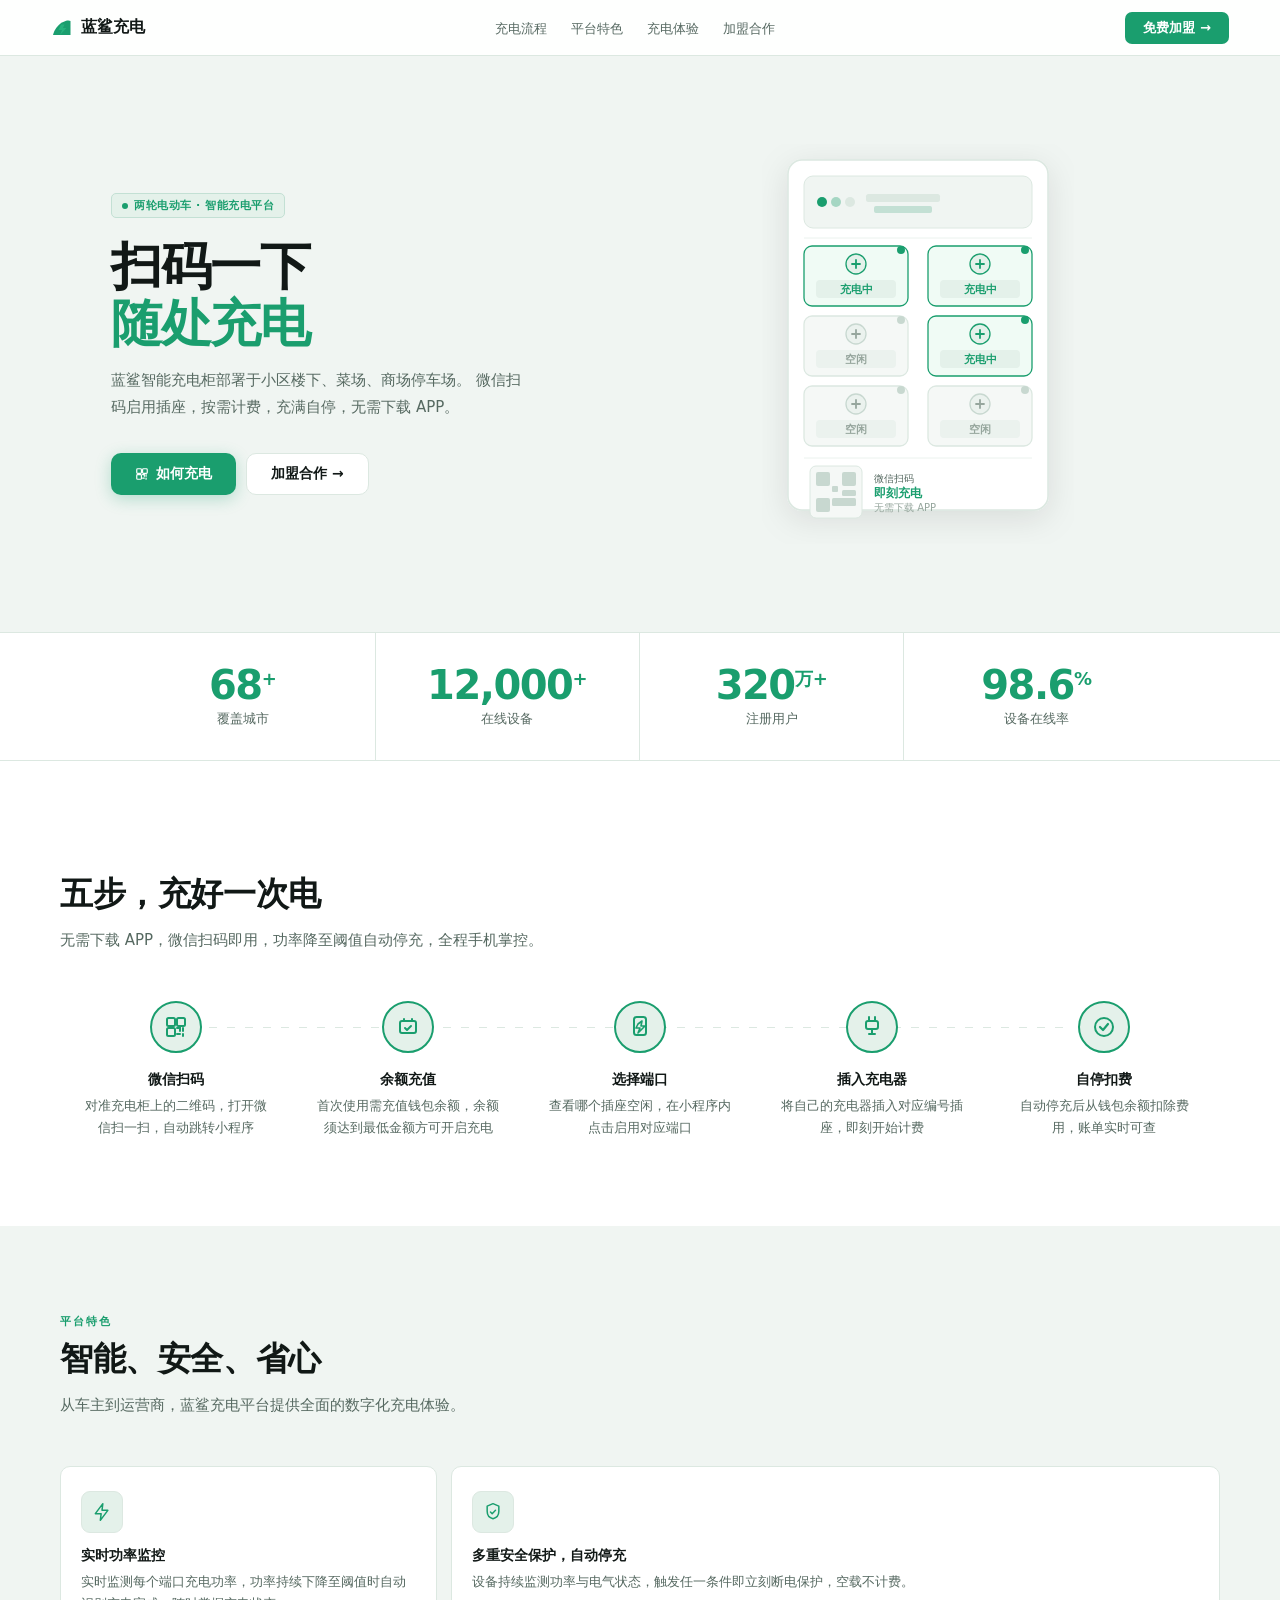
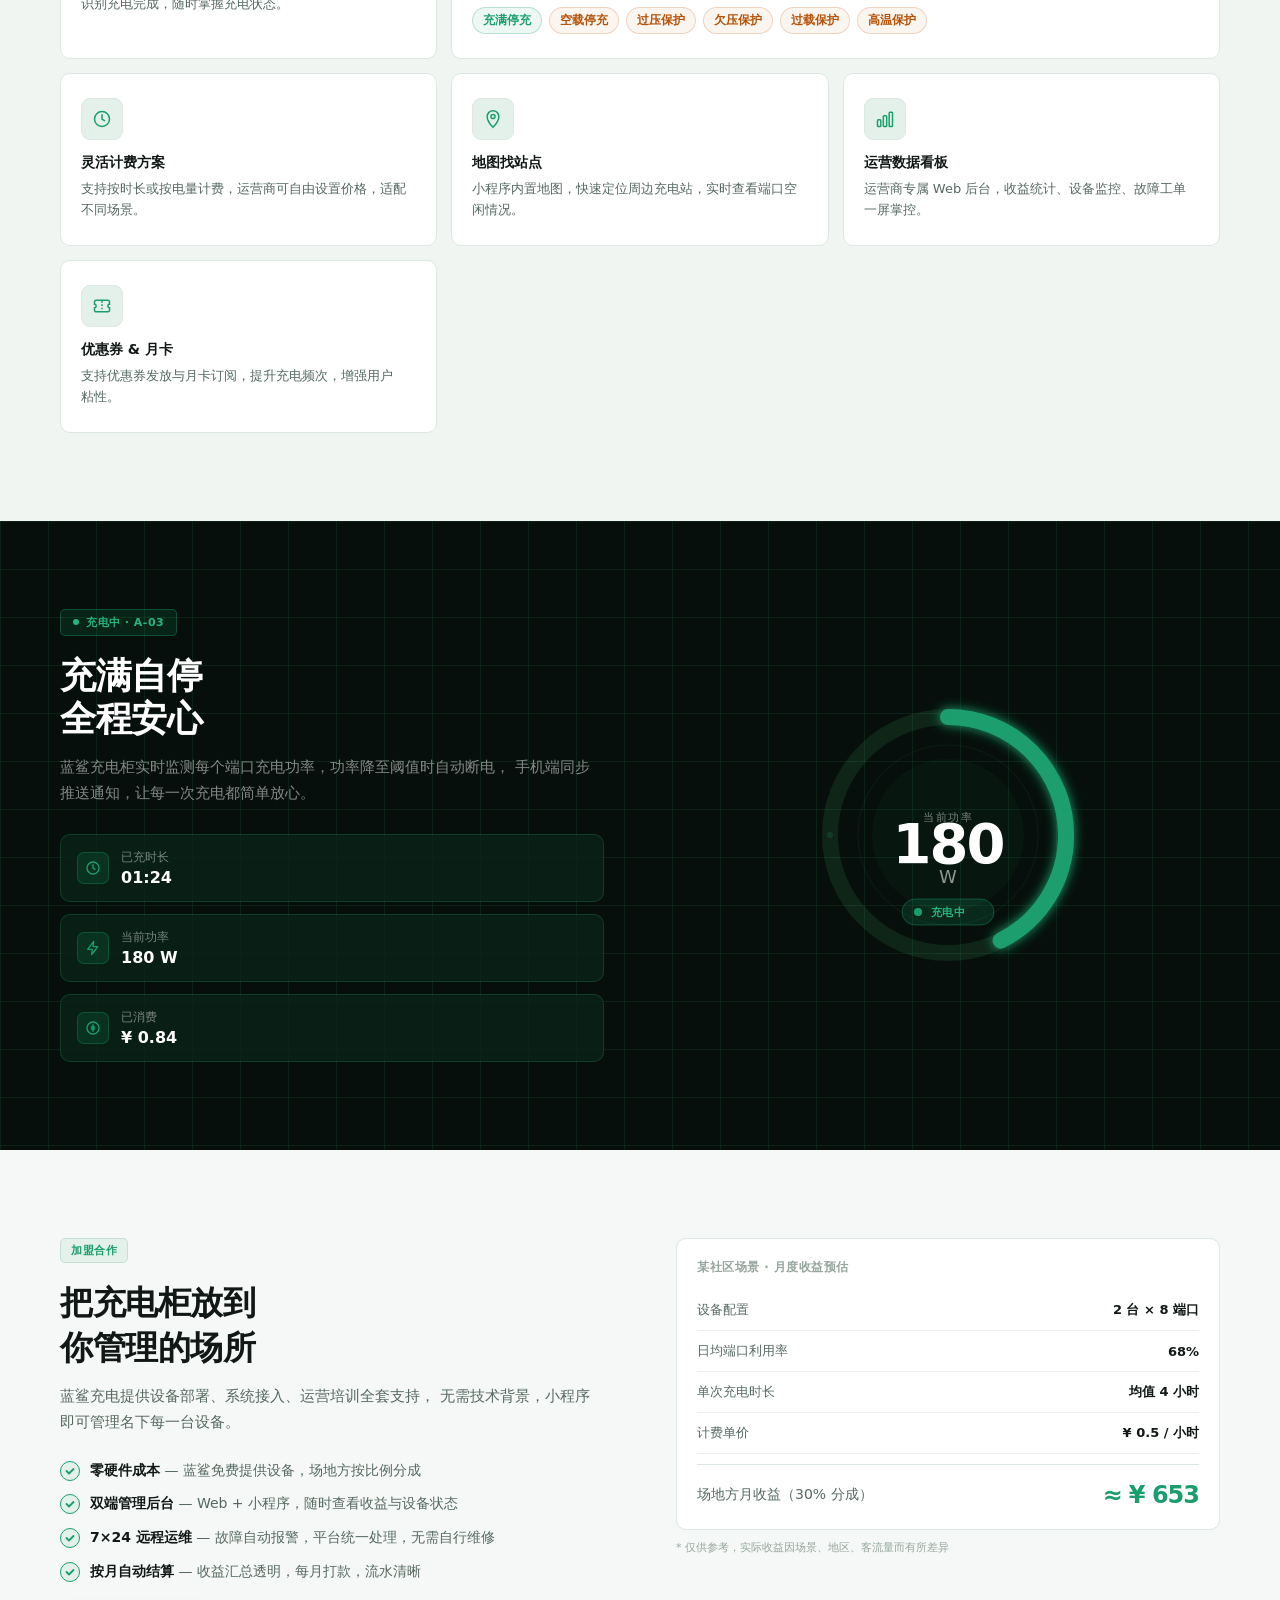
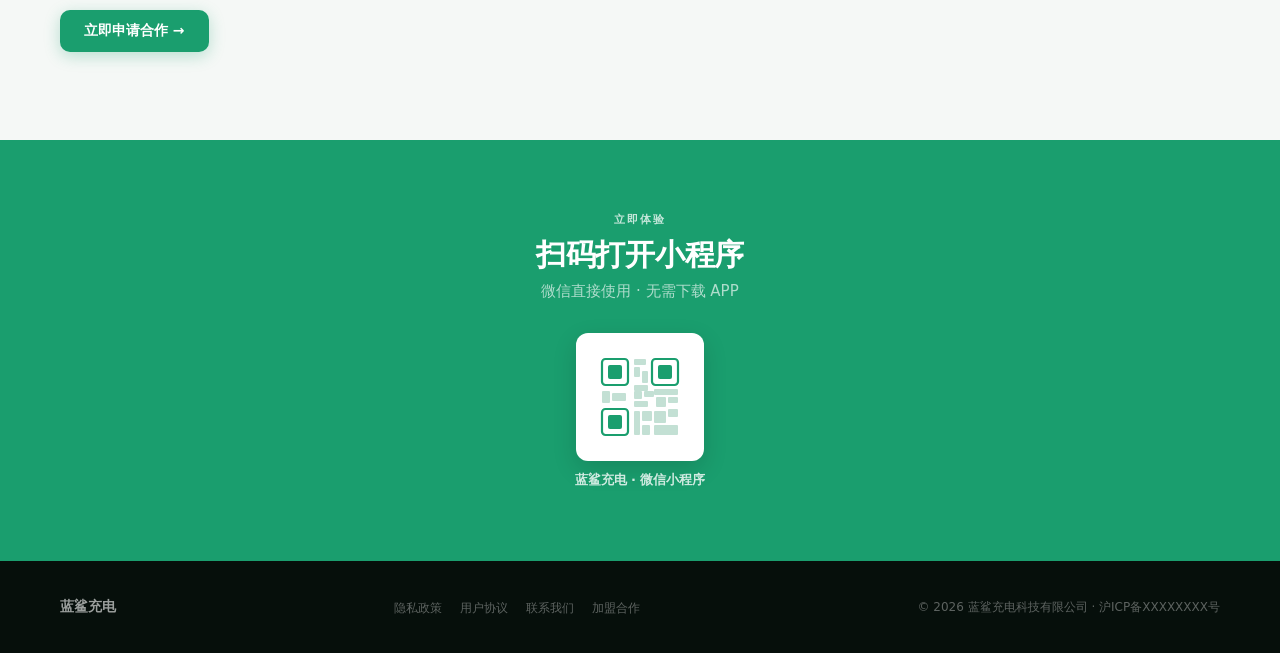
<file: landing.html>
<!doctype html>
<html lang="zh-CN">
<head>
<meta charset="utf-8"/>
<meta name="viewport" content="width=device-width, initial-scale=1"/>
<title>蓝鲨充电 — 城市两轮智能充电平台</title>
<link rel="preconnect" href="https://fonts.googleapis.cn"/>
<link rel="preconnect" href="https://fonts.gstatic.cn" crossorigin="anonymous"/>
<link href="https://fonts.googleapis.cn/css2?family=Noto+Sans+SC:wght@400;500;700;900&display=swap" rel="stylesheet"/>
<link rel="stylesheet" href="shared/theme.css"/>
<style>
/* ── reset ── */
*, *::before, *::after { box-sizing: border-box; margin: 0; padding: 0; }

/* ── 本地别名 → shared/theme.css tokens ── */
:root {
  --green:     var(--color-primary);
  --green2:    var(--color-primary-2);
  --greenDark: var(--color-primary-dark);
  --greenTint: var(--color-primary-tint);
  --greenTint2:var(--color-bg-0);
  --bg0:       var(--color-bg-0);
  --bg1:       var(--color-bg-1);
  --surface:   var(--color-surface);
  --line:      var(--color-line);
  --lineSoft:  var(--color-line-soft);
  --text:      var(--color-text);
  --muted:     var(--color-text-muted);
  --dim:       var(--color-text-dim);
  --dark:      var(--color-immerse-bg);
  --darkSurf:  var(--color-immerse-surface);
  --darkLine:  var(--color-immerse-line);
  --warning:   var(--color-warning);
  --danger:    var(--color-danger);
  --radius:    var(--radius-md);
}

html { scroll-behavior: smooth; }

body {
  font-family: "Noto Sans SC", "PingFang SC", -apple-system, system-ui, sans-serif;
  background: var(--surface);
  color: var(--text);
  -webkit-font-smoothing: antialiased;
  text-rendering: optimizeLegibility;
  text-wrap: pretty;
}

/* ── NAV ── */
.nav {
  position: fixed; top: 0; left: 0; right: 0; z-index: 200;
  height: 56px; display: flex; align-items: center; gap: 24px;
  padding: 0 clamp(16px,4vw,56px);
  background: rgba(255,255,255,.92);
  backdrop-filter: blur(14px);
  border-bottom: 1px solid var(--line);
  transition: box-shadow .2s;
}
.nav.scrolled { box-shadow: 0 2px 12px rgba(17,24,22,.06); }

.nav-logo {
  display: flex; align-items: center; gap: 8px;
  font-size: 16px; font-weight: 900; color: var(--text); letter-spacing: -.2px;
  text-decoration: none; flex-shrink: 0;
}
.nav-logo svg { flex-shrink: 0; }

.nav-links {
  display: flex; align-items: center; gap: 24px;
  list-style: none; margin: 0 auto;
}
.nav-links a {
  font-size: 13px; color: var(--muted); text-decoration: none;
  font-weight: 500; transition: color .12s;
}
.nav-links a:hover { color: var(--text); }

.nav-btn {
  padding: 7px 18px; border-radius: 7px;
  background: var(--green); color: #fff;
  font-size: 13px; font-weight: 700; text-decoration: none;
  white-space: nowrap; flex-shrink: 0;
  transition: background .15s;
}
.nav-btn:hover { background: var(--green2); }

/* ── HERO ── */
.hero {
  padding-top: 56px;
  background: var(--bg0);
}
.hero-inner {
  max-width: 1160px; margin: 0 auto;
  padding: clamp(52px,7vw,88px) clamp(20px,4vw,56px);
  display: grid; grid-template-columns: 1fr 1fr;
  gap: 56px; align-items: center;
}

/* chip — same class as app */
.chip {
  display: inline-flex; align-items: center; gap: 6px;
  padding: 4px 10px; border-radius: 5px;
  font-size: 11px; font-weight: 600; letter-spacing: .5px;
  border: 1px solid #C3E0D4;
  background: var(--greenTint);
  color: var(--green);
  margin-bottom: 20px;
}
.chip-dot {
  width: 6px; height: 6px; border-radius: 50%;
  background: var(--green);
  animation: blink 2s ease-in-out infinite;
}
@keyframes blink { 0%,100%{opacity:1} 50%{opacity:.25} }

h1.hero-h1 {
  font-size: clamp(36px,4vw,56px); font-weight: 900;
  color: var(--text); line-height: 1.1; letter-spacing: -1.5px;
  margin-bottom: 16px;
}
h1.hero-h1 .hl { color: var(--green); }

.hero-lead {
  font-size: 15px; line-height: 1.8; color: var(--muted);
  margin-bottom: 32px; max-width: 420px;
}

.hero-btns { display: flex; gap: 10px; flex-wrap: wrap; }

.btn-primary {
  display: inline-flex; align-items: center; gap: 7px;
  padding: 12px 24px; border-radius: var(--radius);
  background: var(--green); color: #fff;
  font-size: 14px; font-weight: 700; text-decoration: none;
  border: none; cursor: pointer; white-space: nowrap;
  box-shadow: 0 4px 16px rgba(26,158,110,.28);
  transition: all .16s;
}
.btn-primary:hover { background: var(--green2); transform: translateY(-1px); box-shadow: 0 6px 20px rgba(26,158,110,.34); }

.btn-ghost {
  display: inline-flex; align-items: center; gap: 7px;
  padding: 11px 24px; border-radius: var(--radius);
  background: var(--surface); color: var(--text);
  font-size: 14px; font-weight: 600; text-decoration: none;
  border: 1px solid var(--line); cursor: pointer; white-space: nowrap;
  transition: all .16s;
}
.btn-ghost:hover { border-color: var(--green); color: var(--green); }

/* device diagram SVG wrapper */
.hero-device {
  display: flex; justify-content: center; align-items: center;
  position: relative;
}

/* ── STATS STRIP ── */
.stats {
  background: var(--surface);
  border-top: 1px solid var(--line);
  border-bottom: 1px solid var(--line);
}
.stats-inner {
  max-width: 1160px; margin: 0 auto;
  padding: 0 clamp(20px,4vw,56px);
  display: grid; grid-template-columns: repeat(4,1fr);
}
.stat {
  padding: 32px 0; text-align: center;
  border-right: 1px solid var(--line);
}
.stat:last-child { border-right: none; }
.stat-n {
  font-size: 40px; font-weight: 900; color: var(--green);
  letter-spacing: -1.5px; line-height: 1; margin-bottom: 5px;
  font-variant-numeric: tabular-nums;
}
.stat-n sup { font-size: 18px; font-weight: 700; letter-spacing: 0; }
.stat-l { font-size: 13px; color: var(--muted); font-weight: 500; }

/* ── SHARED SECTION SHELL ── */
.sec { padding: 88px clamp(20px,4vw,56px); }
.sec-inner { max-width: 1160px; margin: 0 auto; }

.sec-tag {
  font-size: 11px; font-weight: 700; letter-spacing: 2px;
  color: var(--green); text-transform: uppercase; margin-bottom: 8px;
}
.sec-h2 {
  font-size: clamp(24px,2.6vw,34px); font-weight: 900;
  color: var(--text); letter-spacing: -.4px; margin-bottom: 10px;
}
.sec-lead {
  font-size: 15px; color: var(--muted); line-height: 1.75;
  max-width: 500px; margin-bottom: 48px;
}

/* ── HOW IT WORKS ── */
.how-bg { background: var(--surface); }

.steps {
  display: grid; grid-template-columns: repeat(5,1fr);
  position: relative;
}
.steps::before {
  content: '';
  position: absolute; top: 26px;
  left: calc(12.5% + 4px); right: calc(12.5% + 4px);
  height: 1px;
  background: repeating-linear-gradient(90deg,
    var(--line) 0, var(--line) 8px, transparent 8px, transparent 18px);
}

.step {
  display: flex; flex-direction: column; align-items: center;
  text-align: center; padding: 0 20px;
}
.step-ring {
  width: 52px; height: 52px; border-radius: 50%;
  background: var(--greenTint);
  border: 2px solid var(--green);
  display: flex; align-items: center; justify-content: center;
  position: relative; z-index: 1; margin-bottom: 18px; flex-shrink: 0;
}
.step-h { font-size: 14px; font-weight: 700; color: var(--text); margin-bottom: 6px; }
.step-p { font-size: 13px; color: var(--muted); line-height: 1.65; }

/* ── FEATURES ── */
.feat-bg { background: var(--bg0); }

.feat-grid {
  display: grid; grid-template-columns: repeat(3,1fr); gap: 14px;
}
.feat-card {
  background: var(--surface);
  border: 1px solid var(--line);
  border-radius: var(--radius);
  padding: 24px 20px;
  transition: box-shadow .2s, transform .2s;
}
.feat-card:hover {
  transform: translateY(-2px);
  box-shadow: 0 8px 28px rgba(17,24,22,.07);
}
.feat-ico {
  width: 42px; height: 42px; border-radius: 9px;
  background: var(--greenTint); border: 1px solid var(--line);
  display: flex; align-items: center; justify-content: center;
  margin-bottom: 14px;
}
.feat-h { font-size: 14px; font-weight: 700; color: var(--text); margin-bottom: 6px; }
.feat-p { font-size: 13px; color: var(--muted); line-height: 1.65; }
.feat-card--wide { grid-column: span 2; }
.feat-badges { display: flex; flex-wrap: wrap; gap: 7px; margin-top: 14px; }
.feat-badge {
  font-size: 12px; font-weight: 600; padding: 4px 10px;
  border-radius: 20px; border: 1px solid;
}
.feat-badge--normal {
  color: #1A9E6E; background: rgba(26,158,110,.08); border-color: rgba(26,158,110,.25);
}
.feat-badge--warn {
  color: #b45309; background: rgba(180,83,9,.06); border-color: rgba(180,83,9,.2);
}

/* ── CHARGING PREVIEW (dark immersive) ── */
.charge-sec {
  background: var(--dark);
  padding: 88px clamp(20px,4vw,56px);
  position: relative; overflow: hidden;
}
.charge-sec::before {
  content: '';
  position: absolute; inset: 0;
  background-image:
    linear-gradient(var(--darkLine) 1px, transparent 1px),
    linear-gradient(90deg, var(--darkLine) 1px, transparent 1px);
  background-size: 48px 48px;
  opacity: .6;
}
.charge-inner {
  max-width: 1160px; margin: 0 auto; position: relative; z-index: 1;
  display: grid; grid-template-columns: 1fr 1fr;
  gap: 72px; align-items: center;
}

.charge-badge {
  display: inline-flex; align-items: center; gap: 7px;
  padding: 5px 12px; border-radius: 5px;
  background: rgba(26,158,110,.15); border: 1px solid rgba(26,158,110,.35);
  color: var(--green2); font-size: 11px; font-weight: 700; letter-spacing: .5px;
  margin-bottom: 18px;
}
.charge-badge-dot {
  width: 6px; height: 6px; border-radius: 50%;
  background: var(--green2); animation: blink 2s ease-in-out infinite;
}
.charge-h2 {
  font-size: clamp(26px,2.8vw,38px); font-weight: 900;
  color: #fff; letter-spacing: -.5px; line-height: 1.2; margin-bottom: 14px;
}
.charge-lead { font-size: 15px; color: rgba(255,255,255,.5); line-height: 1.75; margin-bottom: 28px; }

.charge-stats {
  display: flex; flex-direction: column; gap: 12px;
}
.charge-stat-row {
  display: flex; align-items: center; gap: 12px;
  padding: 14px 16px; border-radius: var(--radius);
  background: var(--darkSurf);
  border: 1px solid var(--darkLine);
}
.charge-stat-icon {
  width: 32px; height: 32px; border-radius: 7px;
  background: rgba(26,158,110,.15); border: 1px solid rgba(26,158,110,.3);
  display: flex; align-items: center; justify-content: center; flex-shrink: 0;
}
.charge-stat-label { font-size: 12px; color: rgba(255,255,255,.45); margin-bottom: 2px; }
.charge-stat-val { font-size: 16px; font-weight: 700; color: #fff; }

/* charging dial (right side) */
.charge-dial-wrap {
  display: flex; justify-content: center; align-items: center;
  position: relative;
}

/* ── OPERATOR ── */
.op-bg { background: var(--bg1); }

.op-inner {
  display: grid; grid-template-columns: 1fr 1fr;
  gap: 72px; align-items: start;
}

.op-badge {
  display: inline-block; padding: 4px 10px; border-radius: 5px;
  background: var(--greenTint); border: 1px solid #C3E0D4;
  color: var(--green); font-size: 11px; font-weight: 700; letter-spacing: .5px;
  margin-bottom: 18px;
}
.op-h2 { font-size: clamp(24px,2.6vw,34px); font-weight: 900; color: var(--text); letter-spacing: -.4px; margin-bottom: 12px; }
.op-lead { font-size: 15px; color: var(--muted); line-height: 1.75; margin-bottom: 24px; }

.perks { display: flex; flex-direction: column; gap: 12px; margin-bottom: 28px; }
.perk { display: flex; align-items: flex-start; gap: 10px; }
.perk-ico {
  width: 20px; height: 20px; border-radius: 50%;
  background: var(--greenTint); border: 1.5px solid var(--green);
  display: flex; align-items: center; justify-content: center; flex-shrink: 0; margin-top: 1px;
}
.perk-body { font-size: 14px; color: var(--muted); line-height: 1.55; }
.perk-body strong { color: var(--text); font-weight: 700; }

/* earnings card — matches app Card style */
.earn-card {
  background: var(--surface);
  border: 1px solid var(--line);
  border-radius: var(--radius);
  padding: 20px;
}
.earn-title {
  font-size: 12px; color: var(--dim); font-weight: 600;
  letter-spacing: .5px; margin-bottom: 14px;
}
.earn-row {
  display: flex; justify-content: space-between; align-items: center;
  padding: 11px 0; border-bottom: 1px solid var(--lineSoft);
  font-size: 13px;
}
.earn-row:last-child { border-bottom: none; padding-bottom: 0; }
.earn-row:first-of-type { padding-top: 0; }
.earn-k { color: var(--muted); }
.earn-v { color: var(--text); font-weight: 600; }
.earn-total-row {
  margin-top: 10px; padding-top: 16px;
  border-top: 1px solid var(--line);
  display: flex; justify-content: space-between; align-items: center;
}
.earn-total-label { font-size: 14px; color: var(--muted); }
.earn-total-val { font-size: 24px; font-weight: 900; color: var(--green); letter-spacing: -1px; }
.earn-note { font-size: 11px; color: var(--dim); margin-top: 10px; line-height: 1.5; }

/* ── QR CTA ── */
.qr-sec {
  background: var(--green);
  padding: 72px clamp(20px,4vw,56px);
  text-align: center;
}
.qr-h2 {
  font-size: clamp(22px,2.4vw,30px); font-weight: 900; color: #fff;
  letter-spacing: -.3px; margin-bottom: 6px;
}
.qr-sub { font-size: 15px; color: rgba(255,255,255,.65); margin-bottom: 32px; }
.qr-frame {
  display: inline-flex; flex-direction: column; align-items: center;
  gap: 10px;
}
.qr-box {
  width: 128px; height: 128px; border-radius: 12px;
  background: #fff; border: 2px solid rgba(255,255,255,.4);
  display: flex; align-items: center; justify-content: center;
  box-shadow: 0 8px 24px rgba(0,0,0,.14);
}
.qr-label { font-size: 13px; color: rgba(255,255,255,.8); font-weight: 600; }

/* ── FOOTER ── */
footer {
  background: var(--dark);
  padding: 36px clamp(20px,4vw,56px);
  color: rgba(255,255,255,.35);
}
.foot-inner {
  max-width: 1160px; margin: 0 auto;
  display: flex; align-items: center; justify-content: space-between;
  flex-wrap: wrap; gap: 14px;
}
.foot-brand { font-size: 14px; font-weight: 900; color: rgba(255,255,255,.6); }
.foot-links { display: flex; gap: 18px; list-style: none; flex-wrap: wrap; }
.foot-links a { color: rgba(255,255,255,.35); text-decoration: none; font-size: 12px; }
.foot-links a:hover { color: rgba(255,255,255,.65); }
.foot-copy { font-size: 12px; }

/* ── REVEAL ── */
.rv  { opacity: 0; transform: translateY(22px); transition: opacity .6s ease, transform .6s ease; }
.rv.on  { opacity: 1; transform: none; }
.sg > * { opacity: 0; transform: translateY(18px); transition: opacity .52s ease, transform .52s ease; }
.sg > *.on { opacity: 1; transform: none; }

/* ── RESPONSIVE ── */
@media (max-width: 960px) {
  .nav-links { display: none; }
  .hero-inner { grid-template-columns: 1fr; gap: 36px; }
  .hero-device { order: -1; }
  .stats-inner { grid-template-columns: repeat(2,1fr); }
  .stat { border-right: none; border-bottom: 1px solid var(--line); padding: 20px 0; }
  .steps { grid-template-columns: repeat(2,1fr); gap: 28px; }
  .steps::before { display: none; }
  .feat-grid { grid-template-columns: repeat(2,1fr); }
  .charge-inner { grid-template-columns: 1fr; gap: 40px; }
  .op-inner { grid-template-columns: 1fr; gap: 36px; }
}
@media (max-width: 560px) {
  h1.hero-h1 { font-size: 32px; }
  .stats-inner { grid-template-columns: 1fr 1fr; }
  .feat-grid { grid-template-columns: 1fr; }
  .steps { grid-template-columns: 1fr 1fr; }
  .foot-inner { flex-direction: column; text-align: center; }
  .foot-links { justify-content: center; }
}
</style>
</head>
<body>

<!-- ═══ NAV ════════════════════════════════════════════════════════ -->
<nav class="nav" id="topnav">
  <a href="#" class="nav-logo">
    <!-- shark fin icon -->
    <svg width="22" height="22" viewBox="0 0 22 22" fill="none">
      <path d="M2 18 C3 13 7 8 11 5.5 C15 3 18.5 3 19.5 4 L19.5 18 Z" fill="#1A9E6E"/>
      <path d="M10 7.5 L7.5 13 H11 L9 18 L15.5 11 H12 L13.5 7.5 Z" fill="#28B47E" opacity=".9"/>
    </svg>
    蓝鲨充电
  </a>
  <ul class="nav-links">
    <li><a href="#how">充电流程</a></li>
    <li><a href="#features">平台特色</a></li>
    <li><a href="#charging">充电体验</a></li>
    <li><a href="#operator">加盟合作</a></li>
  </ul>
  <a href="#operator" class="nav-btn">免费加盟 →</a>
</nav>


<!-- ═══ HERO ═══════════════════════════════════════════════════════ -->
<section class="hero">
  <div class="hero-inner">

    <!-- copy -->
    <div>
      <div class="chip">
        <span class="chip-dot"></span>
        两轮电动车 · 智能充电平台
      </div>
      <h1 class="hero-h1">扫码一下<br/><span class="hl">随处充电</span></h1>
      <p class="hero-lead">
        蓝鲨智能充电柜部署于小区楼下、菜场、商场停车场。
        微信扫码启用插座，按需计费，充满自停，无需下载 APP。
      </p>
      <div class="hero-btns">
        <a href="#how" class="btn-primary">
          <svg width="14" height="14" viewBox="0 0 24 24" fill="none">
            <rect x="3" y="3" width="8" height="8" rx="1.5" stroke="currentColor" stroke-width="2"/>
            <rect x="13" y="3" width="8" height="8" rx="1.5" stroke="currentColor" stroke-width="2"/>
            <rect x="3" y="13" width="8" height="8" rx="1.5" stroke="currentColor" stroke-width="2"/>
            <path d="M13 13h3v3M19 13v3M13 19h3M19 19v2" stroke="currentColor" stroke-width="2" stroke-linecap="round"/>
          </svg>
          如何充电
        </a>
        <a href="#operator" class="btn-ghost">加盟合作 →</a>
      </div>
    </div>

    <!-- device diagram -->
    <div class="hero-device">
      <svg width="320" height="400" viewBox="0 0 320 400" fill="none">
        <defs>
          <filter id="cardshadow" x="-10%" y="-10%" width="120%" height="120%">
            <feDropShadow dx="0" dy="8" stdDeviation="16" flood-color="rgba(17,24,22,.1)"/>
          </filter>
        </defs>

        <!-- cabinet: white card with subtle shadow -->
        <rect x="30" y="16" width="260" height="350" rx="14"
          fill="#FFFFFF" stroke="#DCE8E1" stroke-width="1.5"
          filter="url(#cardshadow)"/>

        <!-- top display panel -->
        <rect x="46" y="32" width="228" height="52" rx="9"
          fill="#F0F5F2" stroke="#DCE8E1" stroke-width="1"/>
        <!-- status LEDs -->
        <circle cx="64" cy="58" r="5" fill="#1A9E6E"/>
        <circle cx="78" cy="58" r="5" fill="#1A9E6E" opacity=".35"/>
        <circle cx="92" cy="58" r="5" fill="#DCE8E1"/>
        <!-- brand label bars -->
        <rect x="108" y="50" width="74" height="8" rx="2.5" fill="#DCE8E1"/>
        <rect x="116" y="62" width="58" height="7" rx="2" fill="#C3E0D4"/>

        <!-- section divider -->
        <line x1="46" y1="94" x2="274" y2="94" stroke="#EBF2EE" stroke-width="1"/>

        <!-- ─ PORT HELPER: green = active, gray = idle ─ -->

        <!-- Port 1 · ACTIVE -->
        <rect x="46" y="102" width="104" height="60" rx="8"
          fill="#F0FBF5" stroke="#1A9E6E" stroke-width="1.3"/>
        <circle cx="98" cy="120" r="10" fill="#E4F1EA" stroke="#1A9E6E" stroke-width="1.3"/>
        <path d="M94 120h8M98 116v8" stroke="#1A9E6E" stroke-width="1.8" stroke-linecap="round"/>
        <rect x="58" y="136" width="80" height="18" rx="4" fill="#E4F1EA"/>
        <text x="98" y="149" text-anchor="middle" font-size="11" fill="#1A9E6E" font-weight="700" font-family="system-ui">充电中</text>
        <circle cx="143" cy="106" r="4" fill="#1A9E6E"/>

        <!-- Port 2 · ACTIVE -->
        <rect x="170" y="102" width="104" height="60" rx="8"
          fill="#F0FBF5" stroke="#1A9E6E" stroke-width="1.3"/>
        <circle cx="222" cy="120" r="10" fill="#E4F1EA" stroke="#1A9E6E" stroke-width="1.3"/>
        <path d="M218 120h8M222 116v8" stroke="#1A9E6E" stroke-width="1.8" stroke-linecap="round"/>
        <rect x="182" y="136" width="80" height="18" rx="4" fill="#E4F1EA"/>
        <text x="222" y="149" text-anchor="middle" font-size="11" fill="#1A9E6E" font-weight="700" font-family="system-ui">充电中</text>
        <circle cx="267" cy="106" r="4" fill="#1A9E6E"/>

        <!-- Port 3 · IDLE -->
        <rect x="46" y="172" width="104" height="60" rx="8"
          fill="#F5F8F6" stroke="#DCE8E1" stroke-width="1.3"/>
        <circle cx="98" cy="190" r="10" fill="#EBF2EE" stroke="#C8D8D0" stroke-width="1.3"/>
        <path d="M94 190h8M98 186v8" stroke="#96A69D" stroke-width="1.8" stroke-linecap="round"/>
        <rect x="58" y="206" width="80" height="18" rx="4" fill="#EBF2EE"/>
        <text x="98" y="219" text-anchor="middle" font-size="11" fill="#96A69D" font-weight="600" font-family="system-ui">空闲</text>
        <circle cx="143" cy="176" r="4" fill="#C8D8D0"/>

        <!-- Port 4 · ACTIVE -->
        <rect x="170" y="172" width="104" height="60" rx="8"
          fill="#F0FBF5" stroke="#1A9E6E" stroke-width="1.3"/>
        <circle cx="222" cy="190" r="10" fill="#E4F1EA" stroke="#1A9E6E" stroke-width="1.3"/>
        <path d="M218 190h8M222 186v8" stroke="#1A9E6E" stroke-width="1.8" stroke-linecap="round"/>
        <rect x="182" y="206" width="80" height="18" rx="4" fill="#E4F1EA"/>
        <text x="222" y="219" text-anchor="middle" font-size="11" fill="#1A9E6E" font-weight="700" font-family="system-ui">充电中</text>
        <circle cx="267" cy="176" r="4" fill="#1A9E6E"/>

        <!-- Port 5 · IDLE -->
        <rect x="46" y="242" width="104" height="60" rx="8"
          fill="#F5F8F6" stroke="#DCE8E1" stroke-width="1.3"/>
        <circle cx="98" cy="260" r="10" fill="#EBF2EE" stroke="#C8D8D0" stroke-width="1.3"/>
        <path d="M94 260h8M98 256v8" stroke="#96A69D" stroke-width="1.8" stroke-linecap="round"/>
        <rect x="58" y="276" width="80" height="18" rx="4" fill="#EBF2EE"/>
        <text x="98" y="289" text-anchor="middle" font-size="11" fill="#96A69D" font-weight="600" font-family="system-ui">空闲</text>
        <circle cx="143" cy="246" r="4" fill="#C8D8D0"/>

        <!-- Port 6 · IDLE -->
        <rect x="170" y="242" width="104" height="60" rx="8"
          fill="#F5F8F6" stroke="#DCE8E1" stroke-width="1.3"/>
        <circle cx="222" cy="260" r="10" fill="#EBF2EE" stroke="#C8D8D0" stroke-width="1.3"/>
        <path d="M218 260h8M222 256v8" stroke="#96A69D" stroke-width="1.8" stroke-linecap="round"/>
        <rect x="182" y="276" width="80" height="18" rx="4" fill="#EBF2EE"/>
        <text x="222" y="289" text-anchor="middle" font-size="11" fill="#96A69D" font-weight="600" font-family="system-ui">空闲</text>
        <circle cx="267" cy="246" r="4" fill="#C8D8D0"/>

        <!-- bottom bar divider -->
        <line x1="46" y1="314" x2="274" y2="314" stroke="#EBF2EE" stroke-width="1"/>

        <!-- QR + label -->
        <rect x="52" y="322" width="52" height="52" rx="6"
          fill="#F5F8F6" stroke="#DCE8E1" stroke-width="1"/>
        <!-- QR corner squares -->
        <rect x="58" y="328" width="14" height="14" rx="2" fill="#C8D8D0"/>
        <rect x="58" y="354" width="14" height="14" rx="2" fill="#C8D8D0"/>
        <rect x="84" y="328" width="14" height="14" rx="2" fill="#C8D8D0"/>
        <rect x="74" y="342" width="6" height="6" rx="1" fill="#C8D8D0"/>
        <rect x="84" y="346" width="14" height="6" rx="1.5" fill="#C8D8D0"/>
        <rect x="74" y="354" width="24" height="8" rx="1.5" fill="#C8D8D0"/>

        <text x="116" y="338" font-size="10" fill="#566961" font-family="system-ui">微信扫码</text>
        <text x="116" y="353" font-size="12" font-weight="700" fill="#1A9E6E" font-family="system-ui">即刻充电</text>
        <text x="116" y="367" font-size="10" fill="#96A69D" font-family="system-ui">无需下载 APP</text>
      </svg>
    </div>

  </div>
</section>


<!-- ═══ STATS ══════════════════════════════════════════════════════ -->
<div class="stats">
  <div class="stats-inner">
    <div class="stat rv">
      <div class="stat-n">68<sup>+</sup></div>
      <div class="stat-l">覆盖城市</div>
    </div>
    <div class="stat rv">
      <div class="stat-n">12,000<sup>+</sup></div>
      <div class="stat-l">在线设备</div>
    </div>
    <div class="stat rv">
      <div class="stat-n">320<sup>万+</sup></div>
      <div class="stat-l">注册用户</div>
    </div>
    <div class="stat rv">
      <div class="stat-n">98.6<sup>%</sup></div>
      <div class="stat-l">设备在线率</div>
    </div>
  </div>
</div>


<!-- ═══ HOW IT WORKS ═══════════════════════════════════════════════ -->
<section class="sec how-bg" id="how">
  <div class="sec-inner">
    <p class="sec-tag rv">充电流程</p>
    <h2 class="sec-h2 rv">五步，充好一次电</h2>
    <p class="sec-lead rv">无需下载 APP，微信扫码即用，功率降至阈值自动停充，全程手机掌控。</p>

    <div class="steps sg">
      <div class="step">
        <div class="step-ring">
          <svg width="24" height="24" viewBox="0 0 24 24" fill="none">
            <rect x="3" y="3" width="8" height="8" rx="1.5" stroke="#1A9E6E" stroke-width="2"/>
            <rect x="13" y="3" width="8" height="8" rx="1.5" stroke="#1A9E6E" stroke-width="2"/>
            <rect x="3" y="13" width="8" height="8" rx="1.5" stroke="#1A9E6E" stroke-width="2"/>
            <path d="M13 13h3v3M19 13v3M13 19h3M19 19v2" stroke="#1A9E6E" stroke-width="2" stroke-linecap="round"/>
          </svg>
        </div>
        <div class="step-h">微信扫码</div>
        <div class="step-p">对准充电柜上的二维码，打开微信扫一扫，自动跳转小程序</div>
      </div>

      <div class="step">
        <div class="step-ring">
          <svg width="24" height="24" viewBox="0 0 24 24" fill="none">
            <rect x="4" y="6" width="16" height="12" rx="2" stroke="#1A9E6E" stroke-width="2"/>
            <path d="M8 6V4M16 6V4" stroke="#1A9E6E" stroke-width="2" stroke-linecap="round"/>
            <path d="M9 13l2 2 4-4" stroke="#1A9E6E" stroke-width="2" stroke-linecap="round" stroke-linejoin="round"/>
          </svg>
        </div>
        <div class="step-h">余额充值</div>
        <div class="step-p">首次使用需充值钱包余额，余额须达到最低金额方可开启充电</div>
      </div>

      <div class="step">
        <div class="step-ring">
          <svg width="24" height="24" viewBox="0 0 24 24" fill="none">
            <rect x="6" y="2" width="12" height="18" rx="2.5" stroke="#1A9E6E" stroke-width="2"/>
            <path d="M10 9l-2 4h4l-2 5 7-7h-4l1-5z" stroke="#1A9E6E" stroke-width="1.6" stroke-linejoin="round"/>
          </svg>
        </div>
        <div class="step-h">选择端口</div>
        <div class="step-p">查看哪个插座空闲，在小程序内点击启用对应端口</div>
      </div>

      <div class="step">
        <div class="step-ring">
          <svg width="24" height="24" viewBox="0 0 24 24" fill="none">
            <path d="M9 2v4M15 2v4" stroke="#1A9E6E" stroke-width="2" stroke-linecap="round"/>
            <rect x="6" y="6" width="12" height="8" rx="2" stroke="#1A9E6E" stroke-width="2"/>
            <path d="M12 14v5M9 19h6" stroke="#1A9E6E" stroke-width="2" stroke-linecap="round"/>
          </svg>
        </div>
        <div class="step-h">插入充电器</div>
        <div class="step-p">将自己的充电器插入对应编号插座，即刻开始计费</div>
      </div>

      <div class="step">
        <div class="step-ring">
          <svg width="24" height="24" viewBox="0 0 24 24" fill="none">
            <circle cx="12" cy="12" r="9" stroke="#1A9E6E" stroke-width="2"/>
            <path d="M8 12l3 3 5-6" stroke="#1A9E6E" stroke-width="2.2" stroke-linecap="round" stroke-linejoin="round"/>
          </svg>
        </div>
        <div class="step-h">自停扣费</div>
        <div class="step-p">自动停充后从钱包余额扣除费用，账单实时可查</div>
      </div>
    </div>
  </div>
</section>


<!-- ═══ FEATURES ════════════════════════════════════════════════════ -->
<section class="sec feat-bg" id="features">
  <div class="sec-inner">
    <p class="sec-tag rv">平台特色</p>
    <h2 class="sec-h2 rv">智能、安全、省心</h2>
    <p class="sec-lead rv">从车主到运营商，蓝鲨充电平台提供全面的数字化充电体验。</p>

    <div class="feat-grid sg">
      <div class="feat-card">
        <div class="feat-ico">
          <svg width="20" height="20" viewBox="0 0 24 24" fill="none">
            <path d="M13 2L4 14h7l-1 8 9-12h-7l1-8z" stroke="#1A9E6E" stroke-width="1.8" stroke-linejoin="round"/>
          </svg>
        </div>
        <div class="feat-h">实时功率监控</div>
        <div class="feat-p">实时监测每个端口充电功率，功率持续下降至阈值时自动识别充电完成，随时掌握充电状态。</div>
      </div>

      <div class="feat-card feat-card--wide">
        <div class="feat-ico">
          <svg width="20" height="20" viewBox="0 0 24 24" fill="none">
            <path d="M12 2l7 3v6c0 5-3 8-7 9-4-1-7-4-7-9V5l7-3z" stroke="#1A9E6E" stroke-width="1.8" stroke-linejoin="round"/>
            <path d="M9 12l2 2 4-4" stroke="#1A9E6E" stroke-width="1.8" stroke-linecap="round" stroke-linejoin="round"/>
          </svg>
        </div>
        <div class="feat-h">多重安全保护，自动停充</div>
        <div class="feat-p">设备持续监测功率与电气状态，触发任一条件即立刻断电保护，空载不计费。</div>
        <div class="feat-badges">
          <span class="feat-badge feat-badge--normal">充满停充</span>
          <span class="feat-badge feat-badge--warn">空载停充</span>
          <span class="feat-badge feat-badge--warn">过压保护</span>
          <span class="feat-badge feat-badge--warn">欠压保护</span>
          <span class="feat-badge feat-badge--warn">过载保护</span>
          <span class="feat-badge feat-badge--warn">高温保护</span>
        </div>
      </div>

      <div class="feat-card">
        <div class="feat-ico">
          <svg width="20" height="20" viewBox="0 0 24 24" fill="none">
            <circle cx="12" cy="12" r="9" stroke="#1A9E6E" stroke-width="1.8"/>
            <path d="M12 7v5l3 2" stroke="#1A9E6E" stroke-width="1.8" stroke-linecap="round"/>
          </svg>
        </div>
        <div class="feat-h">灵活计费方案</div>
        <div class="feat-p">支持按时长或按电量计费，运营商可自由设置价格，适配不同场景。</div>
      </div>

      <div class="feat-card">
        <div class="feat-ico">
          <svg width="20" height="20" viewBox="0 0 24 24" fill="none">
            <path d="M12 22s7-7 7-13a7 7 0 10-14 0c0 6 7 13 7 13z" stroke="#1A9E6E" stroke-width="1.8"/>
            <circle cx="12" cy="9" r="2.5" stroke="#1A9E6E" stroke-width="1.8"/>
          </svg>
        </div>
        <div class="feat-h">地图找站点</div>
        <div class="feat-p">小程序内置地图，快速定位周边充电站，实时查看端口空闲情况。</div>
      </div>

      <div class="feat-card">
        <div class="feat-ico">
          <svg width="20" height="20" viewBox="0 0 24 24" fill="none">
            <rect x="3" y="13" width="4" height="8" rx="1" stroke="#1A9E6E" stroke-width="1.8"/>
            <rect x="10" y="8" width="4" height="13" rx="1" stroke="#1A9E6E" stroke-width="1.8"/>
            <rect x="17" y="4" width="4" height="17" rx="1" stroke="#1A9E6E" stroke-width="1.8"/>
          </svg>
        </div>
        <div class="feat-h">运营数据看板</div>
        <div class="feat-p">运营商专属 Web 后台，收益统计、设备监控、故障工单一屏掌控。</div>
      </div>

      <div class="feat-card">
        <div class="feat-ico">
          <svg width="20" height="20" viewBox="0 0 24 24" fill="none">
            <path d="M3 7a2 2 0 012-2h14a2 2 0 012 2v3a2 2 0 100 4v3a2 2 0 01-2 2H5a2 2 0 01-2-2v-3a2 2 0 100-4V7z" stroke="#1A9E6E" stroke-width="1.8"/>
            <line x1="12" y1="6" x2="12" y2="18" stroke="#1A9E6E" stroke-width="1.8" stroke-dasharray="2 2"/>
          </svg>
        </div>
        <div class="feat-h">优惠券 &amp; 月卡</div>
        <div class="feat-p">支持优惠券发放与月卡订阅，提升充电频次，增强用户粘性。</div>
      </div>
    </div>
  </div>
</section>


<!-- ═══ CHARGING PREVIEW (dark immersive) ══════════════════════════ -->
<section class="charge-sec" id="charging">
  <div class="charge-inner">

    <!-- left: copy + stat rows -->
    <div class="rv">
      <div class="charge-badge">
        <span class="charge-badge-dot"></span>
        充电中 · A-03
      </div>
      <h2 class="charge-h2">充满自停<br/>全程安心</h2>
      <p class="charge-lead">
        蓝鲨充电柜实时监测每个端口充电功率，功率降至阈值时自动断电，
        手机端同步推送通知，让每一次充电都简单放心。
      </p>
      <div class="charge-stats">
        <div class="charge-stat-row">
          <div class="charge-stat-icon">
            <svg width="16" height="16" viewBox="0 0 24 24" fill="none">
              <circle cx="12" cy="12" r="9" stroke="#1A9E6E" stroke-width="2"/>
              <path d="M12 7v5l3 2" stroke="#1A9E6E" stroke-width="2" stroke-linecap="round"/>
            </svg>
          </div>
          <div>
            <div class="charge-stat-label">已充时长</div>
            <div class="charge-stat-val">01:24</div>
          </div>
        </div>
        <div class="charge-stat-row">
          <div class="charge-stat-icon">
            <svg width="16" height="16" viewBox="0 0 24 24" fill="none">
              <path d="M13 2L4 14h7l-1 8 9-12h-7l1-8z" stroke="#1A9E6E" stroke-width="2" stroke-linejoin="round"/>
            </svg>
          </div>
          <div>
            <div class="charge-stat-label">当前功率</div>
            <div class="charge-stat-val">180 W</div>
          </div>
        </div>
        <div class="charge-stat-row">
          <div class="charge-stat-icon">
            <svg width="16" height="16" viewBox="0 0 24 24" fill="none">
              <circle cx="12" cy="12" r="9" stroke="#1A9E6E" stroke-width="2"/>
              <path d="M12 7v10M9.5 10.5h5M9.5 13.5h5" stroke="#1A9E6E" stroke-width="2" stroke-linecap="round"/>
            </svg>
          </div>
          <div>
            <div class="charge-stat-label">已消费</div>
            <div class="charge-stat-val">¥ 0.84</div>
          </div>
        </div>
      </div>
    </div>

    <!-- right: charging dial -->
    <div class="charge-dial-wrap rv">
      <svg width="300" height="300" viewBox="0 0 300 300">
        <defs>
          <filter id="glow">
            <feGaussianBlur stdDeviation="6" result="blur"/>
            <feMerge><feMergeNode in="blur"/><feMergeNode in="SourceGraphic"/></feMerge>
          </filter>
        </defs>
        <!-- outer ring bg -->
        <circle cx="150" cy="150" r="118" stroke="rgba(60,160,100,.15)" stroke-width="16" fill="none"/>
        <!-- progress arc ~68% -->
        <circle cx="150" cy="150" r="118"
          stroke="#1A9E6E"
          stroke-width="16"
          fill="none"
          stroke-linecap="round"
          stroke-dasharray="501 740"
          stroke-dashoffset="185"
          filter="url(#glow)"
          transform="rotate(-90 150 150)"/>
        <!-- middle ring -->
        <circle cx="150" cy="150" r="90" stroke="rgba(60,160,100,.1)" stroke-width="1" fill="none"/>
        <!-- inner glow circle -->
        <circle cx="150" cy="150" r="76" fill="rgba(26,158,110,.06)"/>

        <!-- center: percentage -->
        <text x="150" y="136" text-anchor="middle" font-size="11" fill="rgba(255,255,255,.45)" font-family="system-ui" letter-spacing="1.5">当前功率</text>
        <text x="150" y="178" text-anchor="middle" font-size="56" font-weight="900" fill="#fff" font-family="system-ui" letter-spacing="-2">180</text>
        <text x="150" y="198" text-anchor="middle" font-size="18" fill="rgba(255,255,255,.55)" font-family="system-ui">W</text>

        <!-- bottom label -->
        <rect x="104" y="214" width="92" height="26" rx="13" fill="rgba(26,158,110,.18)" stroke="rgba(26,158,110,.4)" stroke-width="1"/>
        <circle cx="120" cy="227" r="4" fill="#1A9E6E"/>
        <text x="150" y="231" text-anchor="middle" font-size="11" fill="#28B47E" font-weight="700" font-family="system-ui" letter-spacing=".5">充电中</text>

        <!-- tick marks (decorative) -->
        <circle cx="150" cy="32" r="3" fill="rgba(26,158,110,.4)"/>
        <circle cx="268" cy="150" r="3" fill="rgba(26,158,110,.2)"/>
        <circle cx="32" cy="150" r="3" fill="rgba(26,158,110,.2)"/>
      </svg>
    </div>

  </div>
</section>


<!-- ═══ OPERATOR ════════════════════════════════════════════════════ -->
<section class="sec op-bg" id="operator">
  <div class="sec-inner">
    <div class="op-inner">

      <!-- left copy -->
      <div class="rv">
        <span class="op-badge">加盟合作</span>
        <h2 class="op-h2">把充电柜放到<br/>你管理的场所</h2>
        <p class="op-lead">
          蓝鲨充电提供设备部署、系统接入、运营培训全套支持，
          无需技术背景，小程序即可管理名下每一台设备。
        </p>

        <div class="perks">
          <div class="perk">
            <div class="perk-ico">
              <svg width="10" height="10" viewBox="0 0 10 10" fill="none">
                <path d="M1.5 5l2.5 2.5 4.5-4.5" stroke="#1A9E6E" stroke-width="1.8" stroke-linecap="round" stroke-linejoin="round"/>
              </svg>
            </div>
            <div class="perk-body"><strong>零硬件成本</strong> — 蓝鲨免费提供设备，场地方按比例分成</div>
          </div>
          <div class="perk">
            <div class="perk-ico">
              <svg width="10" height="10" viewBox="0 0 10 10" fill="none">
                <path d="M1.5 5l2.5 2.5 4.5-4.5" stroke="#1A9E6E" stroke-width="1.8" stroke-linecap="round" stroke-linejoin="round"/>
              </svg>
            </div>
            <div class="perk-body"><strong>双端管理后台</strong> — Web + 小程序，随时查看收益与设备状态</div>
          </div>
          <div class="perk">
            <div class="perk-ico">
              <svg width="10" height="10" viewBox="0 0 10 10" fill="none">
                <path d="M1.5 5l2.5 2.5 4.5-4.5" stroke="#1A9E6E" stroke-width="1.8" stroke-linecap="round" stroke-linejoin="round"/>
              </svg>
            </div>
            <div class="perk-body"><strong>7×24 远程运维</strong> — 故障自动报警，平台统一处理，无需自行维修</div>
          </div>
          <div class="perk">
            <div class="perk-ico">
              <svg width="10" height="10" viewBox="0 0 10 10" fill="none">
                <path d="M1.5 5l2.5 2.5 4.5-4.5" stroke="#1A9E6E" stroke-width="1.8" stroke-linecap="round" stroke-linejoin="round"/>
              </svg>
            </div>
            <div class="perk-body"><strong>按月自动结算</strong> — 收益汇总透明，每月打款，流水清晰</div>
          </div>
        </div>

        <a href="mailto:partner@lansha.cn" class="btn-primary" style="display:inline-flex;">
          立即申请合作 →
        </a>
      </div>

      <!-- right: earnings card (matches app Card style) -->
      <div class="rv">
        <div class="earn-card">
          <div class="earn-title">某社区场景 · 月度收益预估</div>
          <div class="earn-row">
            <span class="earn-k">设备配置</span>
            <span class="earn-v">2 台 × 8 端口</span>
          </div>
          <div class="earn-row">
            <span class="earn-k">日均端口利用率</span>
            <span class="earn-v">68%</span>
          </div>
          <div class="earn-row">
            <span class="earn-k">单次充电时长</span>
            <span class="earn-v">均值 4 小时</span>
          </div>
          <div class="earn-row">
            <span class="earn-k">计费单价</span>
            <span class="earn-v">¥ 0.5 / 小时</span>
          </div>
          <div class="earn-total-row">
            <span class="earn-total-label">场地方月收益（30% 分成）</span>
            <span class="earn-total-val">≈ ¥ 653</span>
          </div>
        </div>
        <p class="earn-note">* 仅供参考，实际收益因场景、地区、客流量而有所差异</p>
      </div>

    </div>
  </div>
</section>


<!-- ═══ QR CTA ══════════════════════════════════════════════════════ -->
<section class="qr-sec" id="miniprogram">
  <p class="sec-tag rv" style="color:rgba(255,255,255,.75);text-align:center;">立即体验</p>
  <h2 class="qr-h2 rv">扫码打开小程序</h2>
  <p class="qr-sub rv">微信直接使用 · 无需下载 APP</p>
  <div class="rv" style="display:flex;justify-content:center;">
    <div class="qr-frame">
      <div class="qr-box">
        <svg width="88" height="88" viewBox="0 0 88 88" fill="none">
          <rect x="6" y="6" width="26" height="26" rx="3.5" stroke="#1A9E6E" stroke-width="2.2" fill="none"/>
          <rect x="12" y="12" width="14" height="14" rx="2" fill="#1A9E6E"/>
          <rect x="56" y="6" width="26" height="26" rx="3.5" stroke="#1A9E6E" stroke-width="2.2" fill="none"/>
          <rect x="62" y="12" width="14" height="14" rx="2" fill="#1A9E6E"/>
          <rect x="6" y="56" width="26" height="26" rx="3.5" stroke="#1A9E6E" stroke-width="2.2" fill="none"/>
          <rect x="12" y="62" width="14" height="14" rx="2" fill="#1A9E6E"/>
          <rect x="38" y="6" width="12" height="6" rx="1" fill="#C3E0D4"/>
          <rect x="38" y="14" width="6" height="10" rx="1" fill="#C3E0D4"/>
          <rect x="46" y="18" width="6" height="12" rx="1" fill="#C3E0D4"/>
          <rect x="38" y="32" width="14" height="6" rx="1" fill="#C3E0D4"/>
          <rect x="6" y="38" width="8" height="12" rx="1" fill="#C3E0D4"/>
          <rect x="16" y="40" width="14" height="8" rx="1" fill="#C3E0D4"/>
          <rect x="38" y="38" width="8" height="8" rx="1" fill="#C3E0D4"/>
          <rect x="48" y="38" width="10" height="6" rx="1" fill="#C3E0D4"/>
          <rect x="58" y="36" width="24" height="6" rx="1" fill="#C3E0D4"/>
          <rect x="60" y="44" width="10" height="10" rx="1" fill="#C3E0D4"/>
          <rect x="72" y="44" width="10" height="6" rx="1" fill="#C3E0D4"/>
          <rect x="38" y="48" width="14" height="6" rx="1" fill="#C3E0D4"/>
          <rect x="38" y="58" width="6" height="24" rx="1" fill="#C3E0D4"/>
          <rect x="46" y="58" width="10" height="10" rx="1" fill="#C3E0D4"/>
          <rect x="58" y="58" width="12" height="12" rx="1" fill="#C3E0D4"/>
          <rect x="72" y="56" width="10" height="8" rx="1" fill="#C3E0D4"/>
          <rect x="58" y="72" width="24" height="10" rx="1" fill="#C3E0D4"/>
          <rect x="46" y="72" width="8" height="10" rx="1" fill="#C3E0D4"/>
        </svg>
      </div>
      <div class="qr-label">蓝鲨充电 · 微信小程序</div>
    </div>
  </div>
</section>


<!-- ═══ FOOTER ══════════════════════════════════════════════════════ -->
<footer>
  <div class="foot-inner">
    <div class="foot-brand">蓝鲨充电</div>
    <ul class="foot-links">
      <li><a href="#">隐私政策</a></li>
      <li><a href="#">用户协议</a></li>
      <li><a href="#">联系我们</a></li>
      <li><a href="#operator">加盟合作</a></li>
    </ul>
    <div class="foot-copy">© 2026 蓝鲨充电科技有限公司 · 沪ICP备XXXXXXXX号</div>
  </div>
</footer>


<script>
// nav scroll effect
const nav = document.getElementById('topnav');
window.addEventListener('scroll', () => {
  nav.classList.toggle('scrolled', window.scrollY > 16);
}, { passive: true });

// reveal on scroll
const io = new IntersectionObserver(entries => {
  entries.forEach(e => {
    if (e.isIntersecting) { e.target.classList.add('on'); io.unobserve(e.target); }
  });
}, { threshold: 0.1, rootMargin: '0px 0px -32px 0px' });
document.querySelectorAll('.rv').forEach(el => io.observe(el));

// stagger children
const sg = new IntersectionObserver(entries => {
  entries.forEach(e => {
    if (e.isIntersecting) {
      Array.from(e.target.children).forEach((c, i) => {
        setTimeout(() => c.classList.add('on'), i * 80);
      });
      sg.unobserve(e.target);
    }
  });
}, { threshold: 0.08 });
document.querySelectorAll('.sg').forEach(el => sg.observe(el));
</script>

</body>
</html>
</file>
<file: shared/theme.css>
/*
 * 蓝鲨充电 · 共享设计 Token
 * eco 绿主题，供 landing.html 和 mobile 端共用
 *
 * landing.html  → <link rel="stylesheet" href="shared/theme.css">
 * mobile/vue-app.js 直接消费这些设计 Token，保持视觉语言同步
 */

:root {
  /* ── 主色 ── */
  --color-primary:       #1A9E6E;
  --color-primary-2:     #28B47E;
  --color-primary-dark:  #127A54;
  --color-primary-glow:  rgba(26, 158, 110, 0.15);
  --color-primary-tint:  #E4F1EA;   /* surfaceTint */

  /* ── 背景层 ── */
  --color-bg-0:          #F0F5F2;   /* 最深背景 */
  --color-bg-1:          #F5F8F6;   /* 页面背景 */
  --color-bg-2:          #FFFFFF;
  --color-surface:       #FFFFFF;
  --color-surface-hi:    #FAFCFA;
  --color-surface-flat:  #FFFFFF;

  /* ── 边框 ── */
  --color-line:          #DCE8E1;
  --color-line-soft:     #EBF2EE;

  /* ── 文字 ── */
  --color-text:          #111816;
  --color-text-muted:    #566961;
  --color-text-dim:      #96A69D;

  /* ── 语义色 ── */
  --color-success:       #1A9E6E;   /* eco 主色即成功色 */
  --color-warning:       #B07010;
  --color-danger:        #C43030;

  /* ── 沉浸模式（扫码/充电中暗色屏）── */
  --color-immerse-bg:      #060F0B;
  --color-immerse-surface: rgba(10, 36, 24, 0.82);
  --color-immerse-line:    rgba(60, 160, 100, 0.22);

  /* ── 圆角 ── */
  --radius-sm:    6px;
  --radius-md:    10px;
  --radius-lg:    14px;
  --radius-xl:    20px;
  --radius-pill:  999px;

  /* ── 间距基准 ── */
  --space-1:  4px;
  --space-2:  8px;
  --space-3:  12px;
  --space-4:  16px;
  --space-6:  24px;
  --space-8:  32px;
}
</file>
